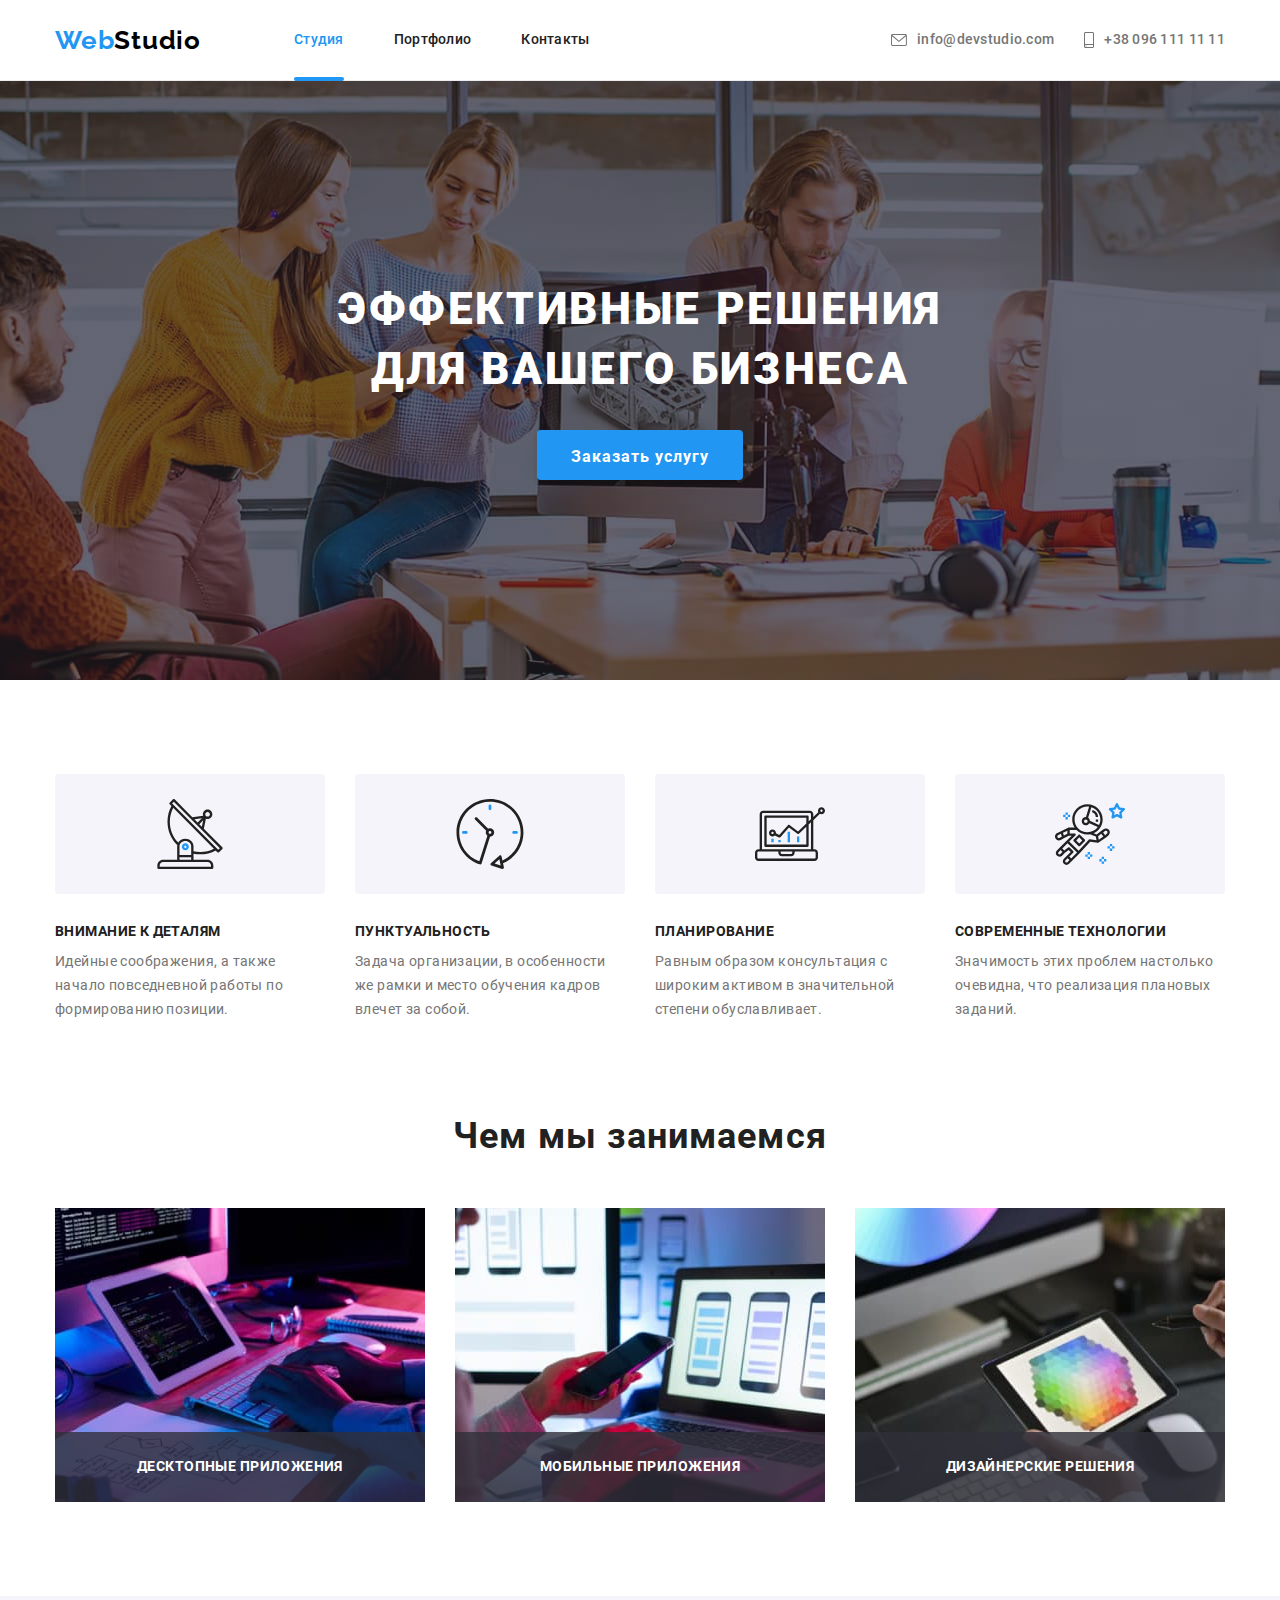
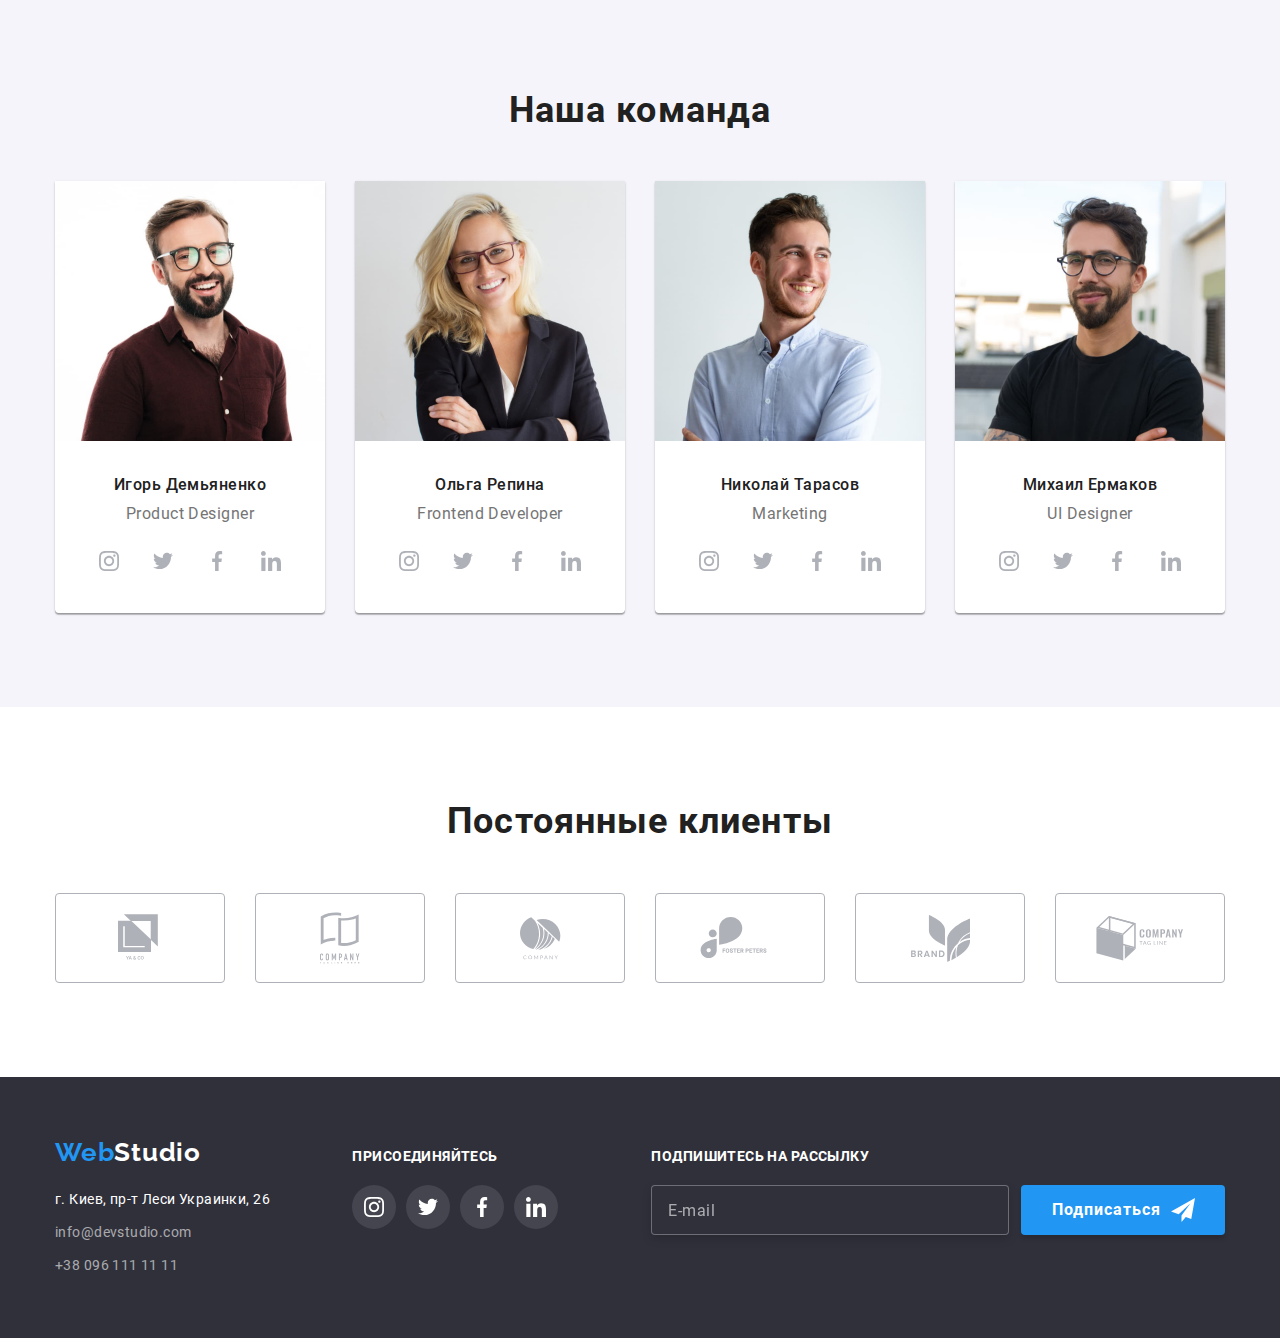
<file: index.html>
<!DOCTYPE html>
<html lang="ru">

<head>
    <meta charset="UTF-8">
    <meta name="viewport" content="width=device-width, initial-scale=1.0">
    <title>Студия</title>
    <link rel="stylesheet" href="./css/main.min.css">
</head>

<body>

    <!-- Шапка сайта -->

    <header class="header">
        <div class="container header__main-menu">
            <nav class="header__menu">
                <a class="logo logo--top" href="./index.html" lang="en"><span class="logo__text">Web</span>Studio</a>
        
                <ul class="site-nav">
                    <li class="site-nav__item"><a class="site-nav__link site-nav__link--current" href="./index.html">Студия</a></li>
                    <li class="site-nav__item"><a class="site-nav__link" href="./portfolio.html">Портфолио</a></li>
                    <li class="site-nav__item"><a class="site-nav__link" href="">Контакты</a></li>
                </ul>
            </nav>
        
            <ul class="list list--right">
                <li class="list__item">
                    <a href="mailto:info@devstudio.com" lang="en" class="contacts-link">
                        <svg class="contacts-link__icon" width="16" height="12">
                            <use href="./images/icons.svg#icon-mail"></use>
                        </svg>
                        info@devstudio.com
                    </a>
                </li>
                <li class="list__item">
                    <a href="tel:+380961111111" class="contacts-link">
                        <svg class="contacts-link__icon" width="10" height="16">
                            <use href="./images/icons.svg#icon-smartphone"></use>
                        </svg>+38 096 111 11 11
                    </a>
                </li>
            </ul>
        </div>
    </header>

    <main>

        <!-- Hero -->

        <section class="hero">
            <div class="container">
                <div class="hero__title-container">
                    <h1 class="hero__title">Эффективные решения для вашего бизнеса</h1>
                </div>
                <button type="button" class="hero__button button" data-modal-open>Заказать услугу</button>
            </div>
        </section>

        <!-- Преимущества компании -->

        <section class="section">
            <div class="container">
                <h2 class="section__title section__title--visually-hidden">Особенности</h2>
                <ul class="list">
                    <li class="list__item">
                        <div class="benefits">
                            <svg class="benefits__icon">
                                <use href="./images/icons.svg#icon-antenna"></use>
                            </svg>
                        </div>
                        <h3 class="benefits__subtitle subtitle">Внимание к деталям</h3>
                        <p class="benefits__text">Идейные соображения, а также начало повседневной работы по формированию
                            позиции.</p>
                    </li>
                    <li class="list__item">
                        <div class="benefits">
                            <svg class="benefits__icon">
                                <use href="./images/icons.svg#icon-clock"></use>
                            </svg>
                        </div>
                        <h3 class="benefits__subtitle subtitle">Пунктуальность</h3>
                        <p class="benefits__text">Задача организации, в особенности же рамки и место обучения кадров
                            влечет за собой.</p>
                    </li>
                    <li class="list__item">
                        <div class="benefits">
                            <svg class="benefits__icon">
                                <use href="./images/icons.svg#icon-diagram"></use>
                            </svg>
                        </div>
                        <h3 class="benefits__subtitle subtitle">Планирование</h3>
                        <p class="benefits__text">Равным образом консультация с широким активом в значительной степени
                            обуславливает.</p>
                    </li>
                    <li class="list__item">
                        <div class="benefits">
                            <svg class="benefits__icon">
                                <use href="./images/icons.svg#icon-astronaut"></use>
                            </svg>
                        </div>
                        <h3 class="benefits__subtitle subtitle">Современные технологии</h3>
                        <p class="benefits__text">Значимость этих проблем настолько очевидна, что реализация плановых
                            заданий.</p>
                    </li>
                </ul>
            </div>
        </section>

        <!-- Возможности компании -->

        <section class="section section--narrow">
            <div class="container">
                <h2 class="section__title">Чем мы занимаемся</h2>
                <ul class="list">
                    <li class="list__item">
                        <a href="" class="capabilities">
                            <div class="capabilities__image">
                                <img src="./images/img1.jpg" alt="Написание кода по блок-схеме." width="370"
                                    height="294">
                                <p class="capabilities__subtitle subtitle">Десктопные приложения</p>
                            </div>
                        </a>
                    </li>
                    <li class="list__item">
                        <a href="" class="capabilities">
                            <div class="capabilities__image">
                                <img src="./images/img2.jpg" alt="Разработка ПО для смартфонов." width="370"
                                    height="294">
                                <p class="capabilities__subtitle subtitle">Мобильные приложения</p>
                            </div>
                        </a>
                    </li>
                    <li class="list__item">
                        <a href="" class="capabilities">
                            <div class="capabilities__image">
                                <img src="./images/img3.jpg" alt="Таблица цветов в графическом планшете." width="370"
                                    height="294">
                                <p class="capabilities__subtitle subtitle">Дизайнерские решения</p>
                            </div>
                        </a>
                    </li>
                </ul>
            </div>
        </section>

        <!-- Сотрудники -->

        <section class="section section--light-background">
            <div class="container">
                <h2 class="section__title">Наша команда</h2>
                <ul class="list">
                    <li class="list__item">
                        <div class="employee">
                            <img src="./images/product_designer.jpg" alt="Мужчина с бородой, в бордовой рубашке, улыбается."
                            width="270" height="260" class="employee__image">
                            <h3 class="employee__name">Игорь Демьяненко</h3>
                            <p lang="en" class="employee__position">Product Designer</p>
                            <ul class="list list--wider">
                                <li class="list__item list__item--narrow">
                                    <a href="" class="social-link" aria-label="Инстаграм">
                                        <svg class="social-link__icon">
                                            <use href="./images/icons.svg#icon-instagram"></use>
                                        </svg>
                                    </a>
                                </li>
                                <li class="list__item list__item--narrow">
                                    <a href="" class="social-link" aria-label="Твиттер">
                                        <svg class="social-link__icon">
                                            <use href="./images/icons.svg#icon-twitter"></use>
                                        </svg>
                                    </a>
                                </li>
                                <li class="list__item list__item--narrow">
                                    <a href="" class="social-link" aria-label="Фейсбук">
                                        <svg class="social-link__icon">
                                            <use href="./images/icons.svg#icon-facebook"></use>
                                        </svg>
                                    </a>
                                </li>
                                <li class="list__item list__item--narrow">
                                    <a href="" class="social-link" aria-label="Линкедин">
                                        <svg class="social-link__icon">
                                            <use href="./images/icons.svg#icon-linkedin"></use>
                                        </svg>
                                    </a>
                                </li>
                            </ul>
                        </div>
                    </li>
                    <li class="list__item">
                        <div class="employee">
                            <img src="./images/frontend_developer.jpg"
                            alt="Женщина со светлыми волосами, в черном пиджаке, улыбается." width="270" height="260"
                            class="employee__image">
                            <h3 class="employee__name">Ольга Репина</h3>
                            <p lang="en" class="employee__position">Frontend Developer</p>
                            <ul class="list list--wider">
                                <li class="list__item list__item--narrow">
                                    <a href="" class="social-link" aria-label="Инстаграм">
                                        <svg class="social-link__icon">
                                            <use href="./images/icons.svg#icon-instagram"></use>
                                        </svg>
                                    </a>
                                </li>
                                <li class="list__item list__item--narrow">
                                    <a href="" class="social-link" aria-label="Твиттер">
                                        <svg class="social-link__icon">
                                            <use href="./images/icons.svg#icon-twitter"></use>
                                        </svg>
                                    </a>
                                </li>
                                <li class="list__item list__item--narrow">
                                    <a href="" class="social-link" aria-label="Фейсбук">
                                        <svg class="social-link__icon">
                                            <use href="./images/icons.svg#icon-facebook"></use>
                                        </svg>
                                    </a>
                                </li>
                                <li class="list__item list__item--narrow">
                                    <a href="" class="social-link" aria-label="Линкедин">
                                        <svg class="social-link__icon">
                                            <use href="./images/icons.svg#icon-linkedin"></use>
                                        </svg>
                                    </a>
                                </li>
                            </ul>
                        </div>
                    </li>
                    <li class="list__item">
                        <div class="employee">
                            <img src="./images/marketing.jpg" alt="Мужчина в голубой рубашке, улыбается, смотрит в сторону."
                            width="270" height="260" class="employee__image">
                            <h3 class="employee__name">Николай Тарасов</h3>
                            <p lang="en" class="employee__position">Marketing</p>
                            <ul class="list list--wider">
                                <li class="list__item list__item--narrow">
                                    <a href="" class="social-link" aria-label="Инстаграм">
                                        <svg class="social-link__icon">
                                            <use href="./images/icons.svg#icon-instagram"></use>
                                        </svg>
                                    </a>
                                </li>
                                <li class="list__item list__item--narrow">
                                    <a href="" class="social-link" aria-label="Твиттер">
                                        <svg class="social-link__icon">
                                            <use href="./images/icons.svg#icon-twitter"></use>
                                        </svg>
                                    </a>
                                </li>
                                <li class="list__item list__item--narrow">
                                    <a href="" class="social-link" aria-label="Фейсбук">
                                        <svg class="social-link__icon">
                                            <use href="./images/icons.svg#icon-facebook"></use>
                                        </svg>
                                    </a>
                                </li>
                                <li class="list__item list__item--narrow">
                                    <a href="" class="social-link" aria-label="Линкедин">
                                        <svg class="social-link__icon">
                                            <use href="./images/icons.svg#icon-linkedin"></use>
                                        </svg>
                                    </a>
                                </li>
                            </ul>
                        </div>
                    </li>
                    <li class="list-items">
                        <div class="employee">
                            <img src="./images/ui_designer.jpg" alt="Мужчина в с бородой, в черной футболке и очках."
                            width="270" height="260" class="employee__image">
                            <h3 class="employee__name">Михаил Ермаков</h3>
                            <p lang="en" class="employee__position">UI Designer</p>
                            <ul class="list list--wider">
                                <li class="list__item list__item--narrow">
                                    <a href="" class="social-link" aria-label="Инстаграм">
                                        <svg class="social-link__icon">
                                            <use href="./images/icons.svg#icon-instagram"></use>
                                        </svg>
                                    </a>
                                </li>
                                <li class="list__item list__item--narrow">
                                    <a href="" class="social-link" aria-label="Твиттер">
                                        <svg class="social-link__icon">
                                            <use href="./images/icons.svg#icon-twitter"></use>
                                        </svg>
                                    </a>
                                </li>
                                <li class="list__item list__item--narrow">
                                    <a href="" class="social-link" aria-label="Фейсбук">
                                        <svg class="social-link__icon">
                                            <use href="./images/icons.svg#icon-facebook"></use>
                                        </svg>
                                    </a>
                                </li>
                                <li class="list__item list__item--narrow">
                                    <a href="" class="social-link" aria-label="Линкедин">
                                        <svg class="social-link__icon">
                                            <use href="./images/icons.svg#icon-linkedin"></use>
                                        </svg>
                                    </a>
                                </li>
                            </ul>
                        </div>
                    </li>
                </ul>
            </div>
        </section>

        <!-- Постоянные клиенты -->

        <section class="section">
            <div class="container">
                <h2 class="section__title">Постоянные клиенты</h2>
                <ul class="list">
                    <li class="list__item">
                        <a href="" aria-label="Логотип клиента 1" class="client-link">
                            <svg width="44" height="49">
                                <use href="./images/icons.svg#icon-client1"></use>
                            </svg>
                        </a>
                    </li>
                    <li class="list__item">
                        <a href="" aria-label="Логотип клиента 2" class="client-link">
                            <svg width="40" height="52">
                                <use href="./images/icons.svg#icon-client2"></use>
                            </svg>
                        </a>
                    </li>
                    <li class="list__item">
                        <a href="" aria-label="Логотип клиента 3" class="client-link">
                            <svg width="41" height="43">
                                <use href="./images/icons.svg#icon-client3"></use>
                            </svg>
                        </a>
                    </li>
                    <li class="list__item">
                        <a href="" aria-label="Логотип клиента 4" class="client-link">
                            <svg width="80" height="42">
                                <use href="./images/icons.svg#icon-client4"></use>
                            </svg>
                        </a>
                    </li>
                    <li class="list__item">
                        <a href="" aria-label="Логотип клиента 5" class="client-link">
                            <svg width="59" height="47">
                                <use href="./images/icons.svg#icon-client5"></use>
                            </svg>
                        </a>
                    </li>
                    <li class="list__item">
                        <a href="" aria-label="Логотип клиента 6" class="client-link">
                            <svg width="88" height="45">
                                <use href="./images/icons.svg#icon-client6"></use>
                            </svg>
                        </a>
                    </li>
                </ul>
            </div>
        </section>
    </main>

        <!-- Футер -->

    <footer class="footer">
        <div class="container footer__container">
            <div class="address-container">
                <a class="logo logo--bottom" href="./index.html" lang="en"><span class="logo__text">Web</span>Studio</a>
                <ul class="address-list">
                    <li class="address-list__item"><p class="address-list__text">г. Киев, пр-т Леси Украинки, 26</p></li>
                    <li class="address-list__item">
                        <a href="mailto:info@devstudio.com" lang="en" class="address-list__text address-list__text--grey">info@devstudio.com</a>
                    </li>
                    <li class="address-list__item">
                        <a href="tel:+380961111111" class="address-list__text address-list__text--grey">+38 096 111 11 11</a>
                    </li>
                </ul>
            </div>
            <div class="footer-social">
                <b class="footer-social__subtitle subtitle">Присоединяйтесь</b>
                <ul class="list">
                    <li class="list__item list__item--narrow">
                        <a href="" class="social-link social-link--dark" aria-label="Инстаграм">
                            <svg class="social-link__icon">
                                <use href="./images/icons.svg#icon-instagram"></use>
                            </svg>
                        </a>
                    </li>
                    <li class="list__item list__item--narrow">
                        <a href="" class="social-link social-link--dark" aria-label="Твиттер">
                            <svg class="social-link__icon">
                                <use href="./images/icons.svg#icon-twitter"></use>
                            </svg>
                        </a>
                    </li>
                    <li class="list__item list__item--narrow">
                        <a href="" class="social-link social-link--dark" aria-label="Фейсбук">
                            <svg class="social-link__icon">
                                <use href="./images/icons.svg#icon-facebook"></use>
                            </svg>
                        </a>
                    </li>
                    <li class="list__item list__item--narrow">
                        <a href="" class="social-link social-link--dark" aria-label="Линкедин">
                            <svg class="social-link__icon">
                                <use href="./images/icons.svg#icon-linkedin"></use>
                            </svg>
                        </a>
                    </li>
                </ul>
            </div>
            <form class="email">
                <label for="email"><b class="email__subtitle subtitle">Подпишитесь на рассылку</b></label>
                <div class="email__container">
                    <input class="email__field" type="email" name="email" id="email" placeholder="E-mail">
                    <button class="email__button button" type="submit">Подписаться
                        <svg class="email__icon" width="24" height="24">
                            <use href="./images/icons.svg#icon-send"></use>
                        </svg>
                    </button>
                </div>
            </form>
        </div>
    </footer>

        <!-- Окно формы -->
        
    <div class="backdrop backdrop--is-hidden" data-modal>
        <div class="modal">
            <button type="button" class="modal__button" data-modal-close>
                <svg width="11" height="11">
                    <use href="./images/icons.svg#icon-close"></use>
                </svg>
            </button>
            <h2 class="modal__title">Оставьте свои данные, мы вам перезвоним</h2>
            <form class="order-form" autocomplete="off">
                <label class="order-form__title" for="name">Имя</label>
                <div class="order-form__conteiner">
                    <input class="order-form__field" type="text" name="username" id="name">
                    <svg class="order-form__icon" width="18" height="18">
                        <use href="./images/icons.svg#icon-person"></use>
                    </svg>
                </div>
                <label class="order-form__title" for="phone">Телефон</label>
                <div class="order-form__conteiner">
                    <input class="order-form__field" type="tel" name="phone" id="phone">
                    <svg class="order-form__icon" width="18" height="18">
                        <use href="./images/icons.svg#icon-phone"></use>
                    </svg>
                </div>
                <label class="order-form__title" for="mail">Почта</label>
                <div class="order-form__conteiner">
                    <input class="order-form__field" type="email" name="mail" id="mail">
                    <svg class="order-form__icon" width="18" height="18">
                        <use href="./images/icons.svg#icon-email"></use>
                    </svg>
                </div>
                <label class="order-form__title" for="comments">Комментарий</label>
                <textarea class="order-form__field order-form__field--bigger" name="comments" id="comments" placeholder="Введите текст"></textarea>
                <label class="consent-field">
                    <input class="consent-field__check" type="checkbox" name="consent">
                    <span class="consent-field__icon"></span>
                    Соглашаюсь с рассылкой и принимаю&nbsp;<a class="consent-field__link" href=""> Условия договора</a>
                </label>
                <button class="order-form__button button" type="submit">Отправить</button>
            </form>
        </div>
    </div>
    <script src="./js/modal.js"></script>
</body>
</html>
</file>
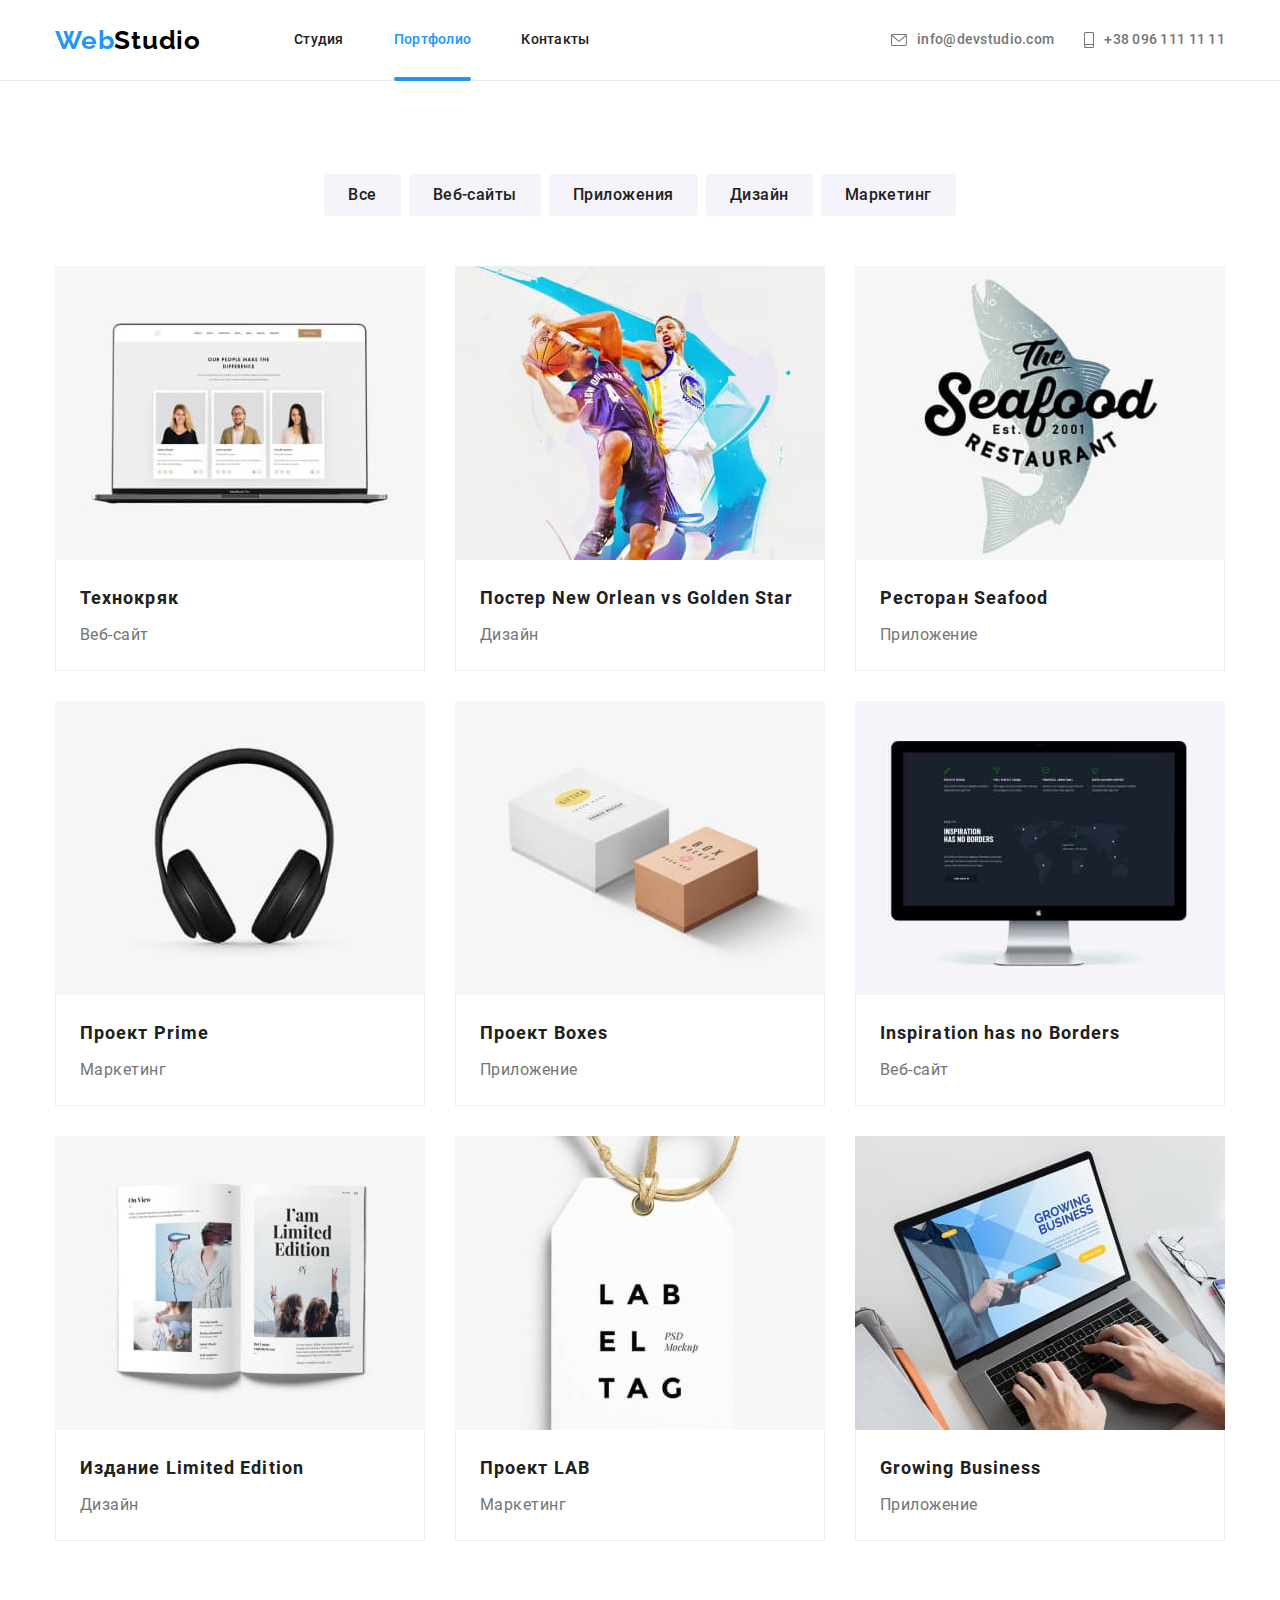
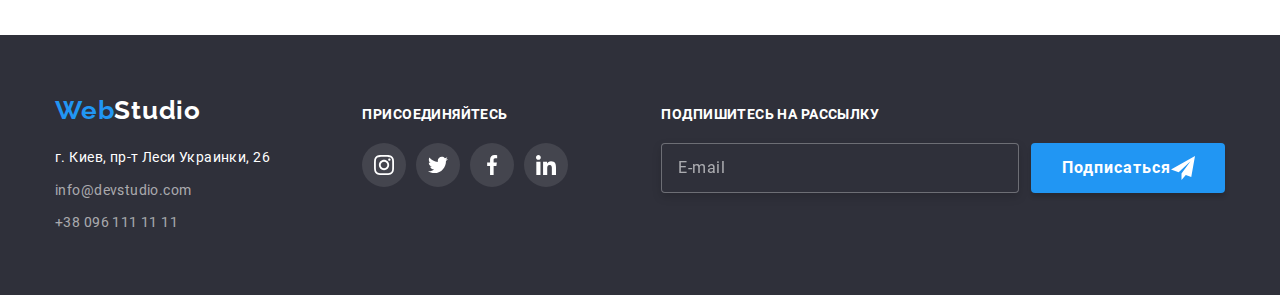
<file: portfolio.html>
<!DOCTYPE html>
<html lang="ru">

<head>
    <meta charset="UTF-8">
    <meta name="viewport" content="width=device-width, initial-scale=1.0">
    <title>Портфолио</title>
    <link rel="stylesheet" href="./css/main.min.css">
</head>

<body>

    <!-- Шапка сайта -->
    <header class="header">
        <div class="container header__main-menu">
            <nav class="header__menu">
                <a class="logo logo--top" href="./index.html" lang="en"><span class="logo__text">Web</span>Studio</a>
        
                <ul class="site-nav">
                    <li class="site-nav__item"><a class="site-nav__link" href="./index.html">Студия</a></li>
                    <li class="site-nav__item"><a class="site-nav__link site-nav__link--current" href="./portfolio.html">Портфолио</a></li>
                    <li class="site-nav__item"><a class="site-nav__link" href="">Контакты</a></li>
                </ul>
            </nav>
        
            <ul class="list list--right">
                <li class="list__item">
                    <a href="mailto:info@devstudio.com" lang="en" class="contacts-link">
                        <svg class="contacts-link__icon" width="16" height="12">
                            <use href="./images/icons.svg#icon-mail"></use>
                        </svg>
                        info@devstudio.com
                    </a>
                </li>
                <li class="list__item">
                    <a href="tel:+380961111111" class="contacts-link">
                        <svg class="contacts-link__icon" width="10" height="16">
                            <use href="./images/icons.svg#icon-smartphone"></use>
                        </svg>+38 096 111 11 11
                    </a>
                </li>
            </ul>
        </div>
    </header>

    <main>

        <!-- Работы студии по категориям -->
        <section class="section">
            <div class="container">
                <h1 class="section__title section__title--visually-hidden">Работы студии</h1>
                <ul class="list category-list">
                    <li class="category-list__item"><button type="button" class="category-list__button">Все</button></li>
                    <li class="category-list__item"><button type="button" class="category-list__button">Веб-сайты</button></li>
                    <li class="category-list__item"><button type="button" class="category-list__button">Приложения</button></li>
                    <li class="category-list__item"><button type="button" class="category-list__button">Дизайн</button></li>
                    <li class="category-list__item"><button type="button" class="category-list__button">Маркетинг</button></li>
                </ul>
                <ul class="design-list">
                    <li class="design-list__item">
                        <article class="project">
                            <a href="" class="project__link">
                                <div class="project__thumb">
                                    <img src="./images/portfolio1.jpg" alt="Раскрытый ноутбук. На экране карточки людей." width="370" height="294"
                                        class="project__image">
                                        <div class="project__overlay">
                                            <p>Технокряк это современная площадка распространения коронавируса. Компании используют эту
                                                плорму для цифрового шпионажа и атак на защищённые сервера конкурентов.</p>
                                        </div>
                                </div>
                                <div class="project__meta">
                                    <h2 class="project__type">Технокряк</h2>
                                    <p class="project__name">Веб-сайт</p>
                                </div>
                            </a>
                        </article>
                    </li>
                    <li class="design-list__item">
                        <article class="project">
                            <a href="" class="project__link">
                                <div class="project__thumb">
                                    <img src="./images/portfolio2.jpg" alt="Два баскетболиста. Один в фиолетовой форме, другой в белой." width="370"
                                        height="294" class="project__image">
                                        <div class="project__overlay">
                                            <p>Технокряк это современная площадка распространения коронавируса. Компании используют эту
                                                плорму для цифрового шпионажа и атак на защищённые сервера конкурентов.</p>
                                        </div>
                                </div>
                                <div class="project__meta">
                                    <h2 class="project__type">Постер <span lang="en">New Orlean vs Golden Star</span></h2>
                                    <p class="project__name">Дизайн</p>
                                </div>
                            </a>
                        </article>
                    </li>
                    <li class="design-list__item">
                        <article class="project">
                            <a href="" class="project__link">
                                <div class="project__thumb">
                                    <img src="./images/portfolio3.jpg" alt="Логотип с рыбой и текстом черного цвета." width="370" height="294"
                                        class="project__image">
                                    <div class="project__overlay">
                                        <p>Технокряк это современная площадка распространения коронавируса. Компании используют эту
                                            плорму для цифрового шпионажа и атак на защищённые сервера конкурентов.</p>
                                    </div>
                                </div>
                                <div class="project__meta">
                                    <h2 class="project__type">Ресторан <span lang="en">Seafood</span></h2>
                                    <p class="project__name">Приложение</p>
                                </div>
                            </a>
                        </article>
                    </li>
                    <li class="design-list__item">
                        <article class="project">
                            <a href="" class="project__link">
                                <div class="project__thumb">
                                    <img src="./images/portfolio4.jpg" alt="Наушники черного цвета." width="370" height="294" class="project__image">
                                    <div class="project__overlay">
                                        <p>Технокряк это современная площадка распространения коронавируса. Компании используют эту
                                            плорму для цифрового шпионажа и атак на защищённые сервера конкурентов.</p>
                                    </div>
                                </div>
                                <div class="project__meta">
                                    <h2 class="project__type">Проект <span lang="en">Prime</span></h2>
                                    <p class="project__name">Маркетинг</p>
                                </div>
                            </a>
                        </article>
                    </li>
                    <li class="design-list__item">
                        <article class="project">
                            <a href="" class="project__link">
                                <div class="project__thumb">
                                    <img src="./images/portfolio5.jpg" alt="Две коробки. Одна больше, белого цвета. Другая меньше, коричневого цвета."
                                        width="370" height="294" class="project__image">
                                    <div class="project__overlay">
                                        <p>Технокряк это современная площадка распространения коронавируса. Компании используют эту
                                            плорму для цифрового шпионажа и атак на защищённые сервера конкурентов.</p>
                                    </div>
                                </div>
                                <div class="project__meta">
                                    <h2 class="project__type">Проект <span lang="en">Boxes</span></h2>
                                    <p class="project__name">Приложение</p>
                                </div>
                            </a>
                        </article>
                    </li>
                    <li class="design-list__item">
                        <article class="project">
                            <a href="" class="project__link">
                                <div class="project__thumb">
                                    <img src="./images/portfolio6.jpg" alt="Компьютер-моноблок Аймак." width="370" height="294" class="project__image">
                                    <div class="project__overlay">
                                        <p>Технокряк это современная площадка распространения коронавируса. Компании используют эту
                                            плорму для цифрового шпионажа и атак на защищённые сервера конкурентов.</p>
                                    </div>
                                </div>
                                <div class="project__meta">
                                    <h2 lang="en" class="project__type">Inspiration has no Borders</h2>
                                    <p class="project__name">Веб-сайт</p>
                                </div>
                            </a>
                        </article>
                    </li>
                    <li class="design-list__item">
                        <article class="project">
                            <a href="" class="project__link">
                                <div class="project__thumb">
                                    <img src="./images/portfolio7.jpg" alt="Раскрытый журнал с фотографиями." width="370" height="294"
                                        class="project__image">
                                    <div class="project__overlay">
                                        <p>Технокряк это современная площадка распространения коронавируса. Компании используют эту
                                            плорму для цифрового шпионажа и атак на защищённые сервера конкурентов.</p>
                                    </div>
                                </div>
                                <div class="project__meta">
                                    <h2 class="project__type">Издание <span lang="en">Limited Edition</span></h2>
                                    <p class="project__name">Дизайн</p>
                                </div>
                            </a>
                        </article>
                    </li>
                    <li class="design-list__item">
                        <article class="project">
                            <a href="" class="project__link">
                                <div class="project__thumb">
                                    <img src="./images/portfolio8.jpg" alt="Фирмення бирка." width="370" height="294" class="project__image">
                                    <div class="project__overlay">
                                        <p>Технокряк это современная площадка распространения коронавируса. Компании используют эту
                                        плорму для цифрового шпионажа и атак на защищённые сервера конкурентов.</p>
                                    </div>
                                </div>
                                <div class="project__meta">
                                    <h2 class="project__type">Проект <span lang="en">LAB</span></h2>
                                    <p class="project__name">Маркетинг</p>
                                </div>
                            </a>
                        </article>
                    </li>
                    <li class="design-list__item">
                        <article class="project">
                            <a href="" class="project__link">
                                <div class="project__thumb">
                                    <img src="./images/portfolio9.jpg" alt="Реклама бизнеса в раскрытом ноутбуке." width="370" height="294"
                                        class="project__image">
                                    <div class="project__overlay">
                                        <p>Технокряк это современная площадка распространения коронавируса. Компании используют эту
                                            плорму для цифрового шпионажа и атак на защищённые сервера конкурентов.</p>
                                    </div>
                                </div>
                                <div class="project__meta">
                                    <h2 lang="en" class="project__type">Growing Business</h2>
                                    <p class="project__name">Приложение</p>
                                </div>
                            </a>
                        </article>
                    </li>
                </ul>
            </div>
        </section>
    </main>

    <!-- Футер -->

    <footer class="footer">
        <div class="container footer__container">
            <div class="address-container">
                <a class="logo logo--bottom" href="./index.html" lang="en"><span class="logo__text">Web</span>Studio</a>
                <ul class="address-list">
                    <li class="address-list__item"><p class="address-list__text">г. Киев, пр-т Леси Украинки, 26</p></li>
                    <li class="address-list__item">
                        <a href="mailto:info@devstudio.com" lang="en" class="address-list__text address-list__text--grey">info@devstudio.com</a>
                    </li>
                    <li class="address-list__item">
                        <a href="tel:+380961111111" class="address-list__text address-list__text--grey">+38 096 111 11 11</a>
                    </li>
                </ul>
            </div>
            <div class="footer-social">
                <b class="footer-social__subtitle subtitle">Присоединяйтесь</b>
                <ul class="list">
                    <li class="list__item list__item--narrow">
                        <a href="" class="social-link social-link--dark" aria-label="Инстаграм">
                            <svg class="social-link__icon">
                                <use href="./images/icons.svg#icon-instagram"></use>
                            </svg>
                        </a>
                    </li>
                    <li class="list__item list__item--narrow">
                        <a href="" class="social-link social-link--dark" aria-label="Твиттер">
                            <svg class="social-link__icon">
                                <use href="./images/icons.svg#icon-twitter"></use>
                            </svg>
                        </a>
                    </li>
                    <li class="list__item list__item--narrow">
                        <a href="" class="social-link social-link--dark" aria-label="Фейсбук">
                            <svg class="social-link__icon">
                                <use href="./images/icons.svg#icon-facebook"></use>
                            </svg>
                        </a>
                    </li>
                    <li class="list__item list__item--narrow">
                        <a href="" class="social-link social-link--dark" aria-label="Линкедин">
                            <svg class="social-link__icon">
                                <use href="./images/icons.svg#icon-linkedin"></use>
                            </svg>
                        </a>
                    </li>
                </ul>
            </div>
            <form class="email">
                <label for="email"><b class="email__subtitle subtitle">Подпишитесь на рассылку</b></label>
                <div class="email__container">
                    <input class="email__field" type="email" name="email" id="email" placeholder="E-mail">
                    <button class="email__button button" type="submit">Подписаться
                        <svg class="email-icon" width="24" height="24">
                            <use href="./images/icons.svg#icon-send"></use>
                        </svg>
                    </button>
                </div>
            </form>
        </div>
    </footer>
</body>
</html>
</file>
<file: css/main.min.css>
/*! modern-normalize v1.0.0 | MIT License | https://github.com/sindresorhus/modern-normalize */*,*::before,*::after{-webkit-box-sizing:border-box;box-sizing:border-box}:root{-moz-tab-size:4;-o-tab-size:4;tab-size:4}html{line-height:1.15;-webkit-text-size-adjust:100%}body{margin:0}body{font-family:system-ui,-apple-system,"Segoe UI",Roboto,Helvetica,Arial,sans-serif,"Apple Color Emoji","Segoe UI Emoji"}hr{height:0;color:inherit}abbr[title]{-webkit-text-decoration:underline dotted;text-decoration:underline dotted}b,strong{font-weight:bolder}code,kbd,samp,pre{font-family:ui-monospace, SFMono-Regular, Consolas, 'Liberation Mono', Menlo, monospace;font-size:1em}small{font-size:80%}sub,sup{font-size:75%;line-height:0;position:relative;vertical-align:baseline}sub{bottom:-0.25em}sup{top:-0.5em}table{text-indent:0;border-color:inherit}button,input,optgroup,select,textarea{font-family:inherit;font-size:100%;line-height:1.15;margin:0}button,select{text-transform:none}button,[type='button'],[type='reset'],[type='submit']{-webkit-appearance:button}::-moz-focus-inner{border-style:none;padding:0}:-moz-focusring{outline:1px dotted ButtonText}:-moz-ui-invalid{box-shadow:none}legend{padding:0}progress{vertical-align:baseline}::-webkit-inner-spin-button,::-webkit-outer-spin-button{height:auto}[type='search']{-webkit-appearance:textfield;outline-offset:-2px}::-webkit-search-decoration{-webkit-appearance:none}::-webkit-file-upload-button{-webkit-appearance:button;font:inherit}summary{display:list-item}h1,h2,h3,h4,h5,h6,p,ul{margin-top:0;margin-bottom:0;padding:0px}a{text-decoration:none}li{list-style:none}@font-face{font-family:"Raleway";font-style:normal;font-weight:700;src:url("../fonts/raleway/raleway-v18-latin_cyrillic-700.eot");src:local(""),url("../fonts/raleway/raleway-v18-latin_cyrillic-700.eot?#iefix") format("embedded-opentype"),url("../fonts/raleway/raleway-v18-latin_cyrillic-700.woff2") format("woff2"),url("../fonts/raleway/raleway-v18-latin_cyrillic-700.woff") format("woff"),url("../fonts/raleway/raleway-v18-latin_cyrillic-700.ttf") format("truetype"),url("../fonts/raleway/raleway-v18-latin_cyrillic-700.svg#Raleway") format("svg")}@font-face{font-family:"Roboto";font-style:normal;font-weight:500;src:url("../fonts/roboto/roboto-v20-latin_cyrillic-500.eot");src:local(""),url("../fonts/roboto/roboto-v20-latin_cyrillic-500.eot?#iefix") format("embedded-opentype"),url("../fonts/roboto/roboto-v20-latin_cyrillic-500.woff2") format("woff2"),url("../fonts/roboto/roboto-v20-latin_cyrillic-500.woff") format("woff"),url("../fonts/roboto/roboto-v20-latin_cyrillic-500.ttf") format("truetype"),url("../fonts/roboto/roboto-v20-latin_cyrillic-500.svg#Roboto") format("svg")}@font-face{font-family:"Roboto";font-style:normal;font-weight:400;src:url("../fonts/roboto/roboto-v20-latin_cyrillic-regular.eot");src:local(""),url("../fonts/roboto/roboto-v20-latin_cyrillic-regular.eot?#iefix") format("embedded-opentype"),url("../fonts/roboto/roboto-v20-latin_cyrillic-regular.woff2") format("woff2"),url("../fonts/roboto/roboto-v20-latin_cyrillic-regular.woff") format("woff"),url("../fonts/roboto/roboto-v20-latin_cyrillic-regular.ttf") format("truetype"),url("../fonts/roboto/roboto-v20-latin_cyrillic-regular.svg#Roboto") format("svg")}@font-face{font-family:"Roboto";font-style:normal;font-weight:700;src:url("../fonts/roboto/roboto-v20-latin_cyrillic-700.eot");src:local(""),url("../fonts/roboto/roboto-v20-latin_cyrillic-700.eot?#iefix") format("embedded-opentype"),url("../fonts/roboto/roboto-v20-latin_cyrillic-700.woff2") format("woff2"),url("../fonts/roboto/roboto-v20-latin_cyrillic-700.woff") format("woff"),url("../fonts/roboto/roboto-v20-latin_cyrillic-700.ttf") format("truetype"),url("../fonts/roboto/roboto-v20-latin_cyrillic-700.svg#Roboto") format("svg")}@font-face{font-family:"Roboto";font-style:normal;font-weight:900;src:url("../fonts/roboto/roboto-v20-latin_cyrillic-900.eot");src:local(""),url("../fonts/roboto/roboto-v20-latin_cyrillic-900.eot?#iefix") format("embedded-opentype"),url("../fonts/roboto/roboto-v20-latin_cyrillic-900.woff2") format("woff2"),url("../fonts/roboto/roboto-v20-latin_cyrillic-900.woff") format("woff"),url("../fonts/roboto/roboto-v20-latin_cyrillic-900.ttf") format("truetype"),url("../fonts/roboto/roboto-v20-latin_cyrillic-900.svg#Roboto") format("svg")}.list,.header__main-menu,.header__menu,.site-nav,.footer__container,.email__container,.email__button,.benefits,.capabilities__image,.social-link,.client-link,.modal__button,.consent-field,.design-list,.project__thumb{display:-webkit-box;display:-ms-flexbox;display:flex;-webkit-box-align:center;-ms-flex-align:center;align-items:center;-webkit-box-pack:center;-ms-flex-pack:center;justify-content:center}.section__title--visually-hidden,.consent-field__check{position:absolute;clip:rect(0 0 0 0);width:1px;height:1px;margin:1px}.section{padding-top:94px;padding-bottom:94px}.section--narrow{padding-top:0}.section--light-background{background-color:#f5f4fa}.section__title{margin-bottom:50px;font-weight:700;font-size:36px;line-height:1.16;letter-spacing:.03em;text-align:center;color:#212121}.container{width:1200px;padding-left:15px;padding-right:15px;margin-left:auto;margin-right:auto}.subtitle{font-weight:700;font-size:14px;line-height:1.14;letter-spacing:.03em;text-transform:uppercase}.list--right{margin-left:auto}.list--wider{padding:0 32px 30px 32px}.list__item{margin-right:30px}.list__item:last-child{margin-right:0}.list__item--narrow{margin-right:10px}.list__item--narrow:last-child{margin-right:0}.button{height:50px;font-family:inherit;font-weight:700;font-size:16px;line-height:1.87;letter-spacing:.06em;cursor:pointer;color:#fff;background-color:#2196f3;-webkit-box-shadow:0px 4px 4px rgba(0,0,0,0.15);box-shadow:0px 4px 4px rgba(0,0,0,0.15);border-radius:4px;border-color:transparent}body{padding-top:80px;background-color:#fff;font-family:"Roboto"}.header{position:fixed;top:0;left:0;z-index:1;width:100%;background-color:#fff;border-bottom:1px solid #ececec}.contacts-link{display:-webkit-inline-box;display:-ms-inline-flexbox;display:inline-flex;padding-top:32px;padding-bottom:32px;-webkit-box-align:center;-ms-flex-align:center;align-items:center;font-weight:500;font-size:14px;line-height:1.14;letter-spacing:.02em;color:#757575;-webkit-transition:250ms cubic-bezier(0.4, 0, 0.2, 1);transition:250ms cubic-bezier(0.4, 0, 0.2, 1);-webkit-transition-property:color;transition-property:color}.contacts-link__icon{margin-right:10px;fill:currentColor}.contacts-link:hover,.contacts-link:focus{color:#2196f3}.logo{font-family:"Raleway";font-weight:700;font-size:26px;line-height:1.19;letter-spacing:.03em;color:#000000}.logo__text{color:#2196f3}.logo--top{margin-right:93px}.logo--bottom{display:block;margin-bottom:20px;color:#fff}.site-nav__item{margin-right:50px}.site-nav__item:last-child{margin-right:0}.site-nav__link{display:block;padding-top:32px;padding-bottom:32px;font-weight:500;font-size:14px;line-height:1.14;letter-spacing:.02em;color:#212121;-webkit-transition:250ms cubic-bezier(0.4, 0, 0.2, 1);transition:250ms cubic-bezier(0.4, 0, 0.2, 1);-webkit-transition-property:color;transition-property:color}.site-nav__link:hover,.site-nav__link:focus{color:#2196f3}.site-nav__link--current{position:relative;color:#2196f3}.site-nav__link--current::after{content:"";position:absolute;bottom:-1px;left:0;display:block;width:100%;height:4px;background:#2196f3;border-radius:2px}.footer{padding-top:60px;padding-bottom:60px;background-color:#2f303a}.footer__container{-webkit-box-align:baseline;-ms-flex-align:baseline;align-items:baseline}.address-container{margin-right:70px}.address-list__item{margin-bottom:9px}.address-list__item:last-child{margin-bottom:0}.address-list__text{font-size:14px;line-height:1.71;letter-spacing:.03em;color:#fff}.address-list__text--grey{color:rgba(255,255,255,0.6);-webkit-transition:250ms cubic-bezier(0.4, 0, 0.2, 1);transition:250ms cubic-bezier(0.4, 0, 0.2, 1);-webkit-transition-property:color;transition-property:color}.footer-social{margin-right:93px;margin-left:auto}.footer-social__subtitle{display:block;margin-bottom:20px;text-align:left;color:#fff}.email__subtitle{display:inline-block;margin-bottom:20px;color:#fff}.email__button{padding:10px 28px 10px 29px}.email__icon{margin-left:10px}.email__field{width:358px;height:50px;margin-right:12px;padding:15px 16px;background-color:#2f303a;border:1px solid rgba(255,255,255,0.3);-webkit-filter:drop-shadow(0px 4px 4px rgba(0,0,0,0.15));filter:drop-shadow(0px 4px 4px rgba(0,0,0,0.15));border-radius:4px}.email__field::-webkit-input-placeholder{font-size:16px;line-height:1.25;letter-spacing:.03em;-webkit-box-align:center;align-items:center;color:rgba(255,255,255,0.6)}.email__field:-ms-input-placeholder{font-size:16px;line-height:1.25;letter-spacing:.03em;-ms-flex-align:center;align-items:center;color:rgba(255,255,255,0.6)}.email__field::-ms-input-placeholder{font-size:16px;line-height:1.25;letter-spacing:.03em;-ms-flex-align:center;align-items:center;color:rgba(255,255,255,0.6)}.email__field::placeholder{font-size:16px;line-height:1.25;letter-spacing:.03em;-webkit-box-align:center;-ms-flex-align:center;align-items:center;color:rgba(255,255,255,0.6)}.hero{min-height:600px;max-width:1600px;margin:0 auto;padding-top:200px;text-align:center;background-color:#c4c4c4;background-image:-webkit-gradient(linear, left top, right top, from(rgba(47,48,58,0.4)), to(rgba(47,48,58,0.4))),url("../images/hero.jpg");background-image:linear-gradient(to right, rgba(47,48,58,0.4), rgba(47,48,58,0.4)),url("../images/hero.jpg");background-position:center;background-repeat:no-repeat;background-size:cover}.hero__title-container{width:696px;margin:0 auto 30px}.hero__title{font-weight:900;font-size:44px;line-height:1.36;letter-spacing:.06em;text-transform:uppercase;color:#fff}.hero__button{padding:10px 32px}.benefits{width:270px;height:120px;margin-bottom:30px;background-color:#f5f4fa;border-radius:4px}.benefits__icon{width:70px;height:70px}.benefits__subtitle{margin-bottom:10px;color:#212121}.benefits__text{font-size:14px;line-height:1.71;letter-spacing:.03em;color:#757575}.capabilities{display:block}.capabilities__subtitle{position:absolute;padding:27px 0;color:#fff}.capabilities__image{position:relative;-webkit-box-align:end;-ms-flex-align:end;align-items:flex-end}.capabilities__image::before{position:absolute;bottom:0;left:0;content:"";width:100%;height:70px;background:rgba(47,48,58,0.8)}.employee{background-color:#ffffff;-webkit-box-shadow:0px 1px 3px rgba(0,0,0,0.12),0px 1px 1px rgba(0,0,0,0.14),0px 2px 1px rgba(0,0,0,0.2);box-shadow:0px 1px 3px rgba(0,0,0,0.12),0px 1px 1px rgba(0,0,0,0.14),0px 2px 1px rgba(0,0,0,0.2);border-radius:0px 0px 4px 4px}.employee__image{margin-bottom:30px}.employee__name{margin-bottom:10px;font-weight:500;font-size:16px;line-height:1.18;letter-spacing:.03em;text-align:center;color:#212121}.employee__position{margin-bottom:16px;font-size:16px;line-height:1.18;letter-spacing:.03em;text-align:center;color:#757575}.social-link{width:44px;height:44px;border-radius:50%;fill:#afb1b8;background-color:transparent;-webkit-transition:250ms cubic-bezier(0.4, 0, 0.2, 1);transition:250ms cubic-bezier(0.4, 0, 0.2, 1);-webkit-transition-property:fill,background-color;transition-property:fill,background-color}.social-link__icon{width:20px;height:20px}.social-link:hover,.social-link:focus{fill:#fff;background-color:#2196f3}.social-link--dark{fill:#ffffff;background-color:rgba(255,255,255,0.1)}.client-link{width:170px;height:90px;border:1px solid #afb1b8;border-radius:4px;fill:#afb1b8;-webkit-transition:250ms cubic-bezier(0.4, 0, 0.2, 1);transition:250ms cubic-bezier(0.4, 0, 0.2, 1);-webkit-transition-property:fill,border-color;transition-property:fill,border-color}.client-link:hover,.client-link:focus{border-color:#2196f3;fill:#2196f3}.backdrop{position:fixed;top:0;left:0;z-index:2;width:100%;height:100%;background:rgba(0,0,0,0.2);opacity:1;-webkit-transition:250ms cubic-bezier(0.4, 0, 0.2, 1);transition:250ms cubic-bezier(0.4, 0, 0.2, 1);-webkit-transition-property:opacity;transition-property:opacity}.backdrop--is-hidden{opacity:0;pointer-events:none}.modal{position:absolute;top:50%;left:50%;-webkit-transform:translate(-50%, -50%) scale(1);transform:translate(-50%, -50%) scale(1);min-width:528px;min-height:581px;padding:40px;background:#fff;-webkit-box-shadow:0px 1px 3px rgba(0,0,0,0.12),0px 1px 1px rgba(0,0,0,0.14),0px 2px 1px rgba(0,0,0,0.2);box-shadow:0px 1px 3px rgba(0,0,0,0.12),0px 1px 1px rgba(0,0,0,0.14),0px 2px 1px rgba(0,0,0,0.2);border-radius:4px;-webkit-transition:250ms cubic-bezier(0.4, 0, 0.2, 1);transition:250ms cubic-bezier(0.4, 0, 0.2, 1);-webkit-transition-property:-webkit-transform;transition-property:-webkit-transform;transition-property:transform;transition-property:transform, -webkit-transform}.modal__title{margin-bottom:12px;font-weight:700;font-size:20px;line-height:1.15;letter-spacing:.03em;text-align:center;color:#212121}.backdrop--is-hidden .modal{-webkit-transform:translate(-50%, -50%) scale(0.8);transform:translate(-50%, -50%) scale(0.8)}.modal__button{position:absolute;top:0;right:0;margin-top:8px;margin-right:8px;width:30px;height:30px;fill:#000000;border:1px solid rgba(0,0,0,0.1);border-radius:50%;background-color:transparent;cursor:pointer;-webkit-transition:250ms cubic-bezier(0.4, 0, 0.2, 1);transition:250ms cubic-bezier(0.4, 0, 0.2, 1);-webkit-transition-property:fill;transition-property:fill}.modal__button:hover,.modal__button:focus{fill:#2196f3}.order-form{display:-webkit-box;display:-ms-flexbox;display:flex;-webkit-box-orient:vertical;-webkit-box-direction:normal;-ms-flex-direction:column;flex-direction:column}.order-form__conteiner{position:relative;margin-bottom:10px}.order-form__title{margin-bottom:4px;font-size:12px;line-height:1.17;letter-spacing:.01em;color:#757575}.order-form__button{padding:10px 55px;margin:0 auto}.order-form__field{width:100%;padding:11px 12px 11px 42px;border:1px solid;border-color:rgba(33,33,33,0.2);-webkit-box-sizing:border-box;box-sizing:border-box;border-radius:4px;-webkit-transition:250ms cubic-bezier(0.4, 0, 0.2, 1);transition:250ms cubic-bezier(0.4, 0, 0.2, 1);-webkit-transition-property:border-color;transition-property:border-color;cursor:pointer}.order-form__field:focus{outline:none;border-color:#2196f3}.order-form__field--bigger{height:120px;margin-bottom:20px;padding:12px 16px;resize:none}.order-form__field--bigger::-webkit-input-placeholder{font-size:12px;line-height:1.17;letter-spacing:.01em;color:rgba(117,117,117,0.5)}.order-form__field--bigger:-ms-input-placeholder{font-size:12px;line-height:1.17;letter-spacing:.01em;color:rgba(117,117,117,0.5)}.order-form__field--bigger::-ms-input-placeholder{font-size:12px;line-height:1.17;letter-spacing:.01em;color:rgba(117,117,117,0.5)}.order-form__field--bigger::placeholder{font-size:12px;line-height:1.17;letter-spacing:.01em;color:rgba(117,117,117,0.5)}.consent-field{margin-left:auto;margin-right:auto;margin-bottom:30px;font-size:14px;line-height:1.71;letter-spacing:.03em;color:#757575}.consent-field__link{text-decoration:underline;color:#2196f3}.order-form__icon{position:absolute;top:50%;left:15px;-webkit-transform:translateY(-50%);transform:translateY(-50%);fill:#212121;-webkit-transition:250ms cubic-bezier(0.4, 0, 0.2, 1);transition:250ms cubic-bezier(0.4, 0, 0.2, 1);-webkit-transition-property:fill;transition-property:fill}.order-form__field:focus+.order-form__icon{fill:#2196f3}.consent-field__icon{width:16px;height:15px;margin-right:7px;border:2px solid;border-color:#212121;border-radius:2px;background-color:transparent;background-image:url(../images/check.svg);background-size:contain;background-origin:border-box;-webkit-transition:250ms cubic-bezier(0.4, 0, 0.2, 1);transition:250ms cubic-bezier(0.4, 0, 0.2, 1);-webkit-transition-property:background-color,border-color,background-image;transition-property:background-color,border-color,background-image}.consent-field__check:checked+.consent-field__icon{background-color:#2196f3;background-image:url(../images/check.svg);background-size:contain;background-origin:border-box;border-color:#2196f3}.category-list{margin-bottom:50px}.category-list__item{margin-right:8px}.category-list__item:last-child{margin-right:0}.category-list__button{padding:6px 22px;font-family:inherit;font-weight:500;font-size:16px;line-height:1.62;letter-spacing:.03em;text-align:center;color:#212121;cursor:pointer;background-color:#f5f4fa;border-radius:4px;border-color:transparent;-webkit-box-shadow:0px 3px 1px rgba(0,0,0,0),0px 1px 2px rgba(0,0,0,0),0px 2px 2px rgba(0,0,0,0);box-shadow:0px 3px 1px rgba(0,0,0,0),0px 1px 2px rgba(0,0,0,0),0px 2px 2px rgba(0,0,0,0);-webkit-transition:250ms cubic-bezier(0.4, 0, 0.2, 1);transition:250ms cubic-bezier(0.4, 0, 0.2, 1);-webkit-transition-property:color,background-color,-webkit-box-shadow;transition-property:color,background-color,-webkit-box-shadow;transition-property:color,background-color,box-shadow;transition-property:color,background-color,box-shadow,-webkit-box-shadow}.category-list__button:hover,.category-list__button:focus{color:#fff;background-color:#2196f3;-webkit-box-shadow:0px 3px 1px rgba(0,0,0,0.1),0px 1px 2px rgba(0,0,0,0.08),0px 2px 2px rgba(0,0,0,0.12);box-shadow:0px 3px 1px rgba(0,0,0,0.1),0px 1px 2px rgba(0,0,0,0.08),0px 2px 2px rgba(0,0,0,0.12)}.design-list{-ms-flex-wrap:wrap;flex-wrap:wrap}.design-list__item{margin-right:30px;margin-bottom:30px}.design-list__item:nth-child(3n+3){margin-right:0px}.design-list__item:nth-last-child(-n+3){margin-bottom:0}.project__thumb{position:relative;overflow:hidden}.project__meta{padding:20px 24px;border-left:1px solid #eeeeee;border-right:1px solid #eeeeee;border-bottom:1px solid #eeeeee}.project__type{margin-bottom:4px;font-weight:700;font-size:18px;line-height:2;letter-spacing:.06em;text-align:left;color:#212121}.project__name{font-size:16px;line-height:1.87;letter-spacing:.03em;text-align:left;color:#757575}.project__link{display:inline-block;-webkit-box-shadow:0px 1px 1px rgba(0,0,0,0),0px 4px 4px rgba(0,0,0,0),1px 4px 6px rgba(0,0,0,0);box-shadow:0px 1px 1px rgba(0,0,0,0),0px 4px 4px rgba(0,0,0,0),1px 4px 6px rgba(0,0,0,0)}.project__link:hover,.project__link:focus{-webkit-box-shadow:0px 1px 1px rgba(0,0,0,0.12),0px 4px 4px rgba(0,0,0,0.06),1px 4px 6px rgba(0,0,0,0.16);box-shadow:0px 1px 1px rgba(0,0,0,0.12),0px 4px 4px rgba(0,0,0,0.06),1px 4px 6px rgba(0,0,0,0.16)}.project__overlay{position:absolute;width:100%;height:100%;top:0;left:0;padding:63px 24px;font-size:18px;line-height:1.56;letter-spacing:.03em;color:#fff;background-color:rgba(33,150,243,0.9);-webkit-transform:translateY(100%);transform:translateY(100%);-webkit-transition:250ms cubic-bezier(0.4, 0, 0.2, 1);transition:250ms cubic-bezier(0.4, 0, 0.2, 1);-webkit-transition-property:-webkit-transform;transition-property:-webkit-transform;transition-property:transform;transition-property:transform, -webkit-transform}.project__link:hover .project__overlay,.project:focus .project__overlay{-webkit-transform:translateY(0%);transform:translateY(0%)}
/*# sourceMappingURL=main.min.css.map */
</file>
